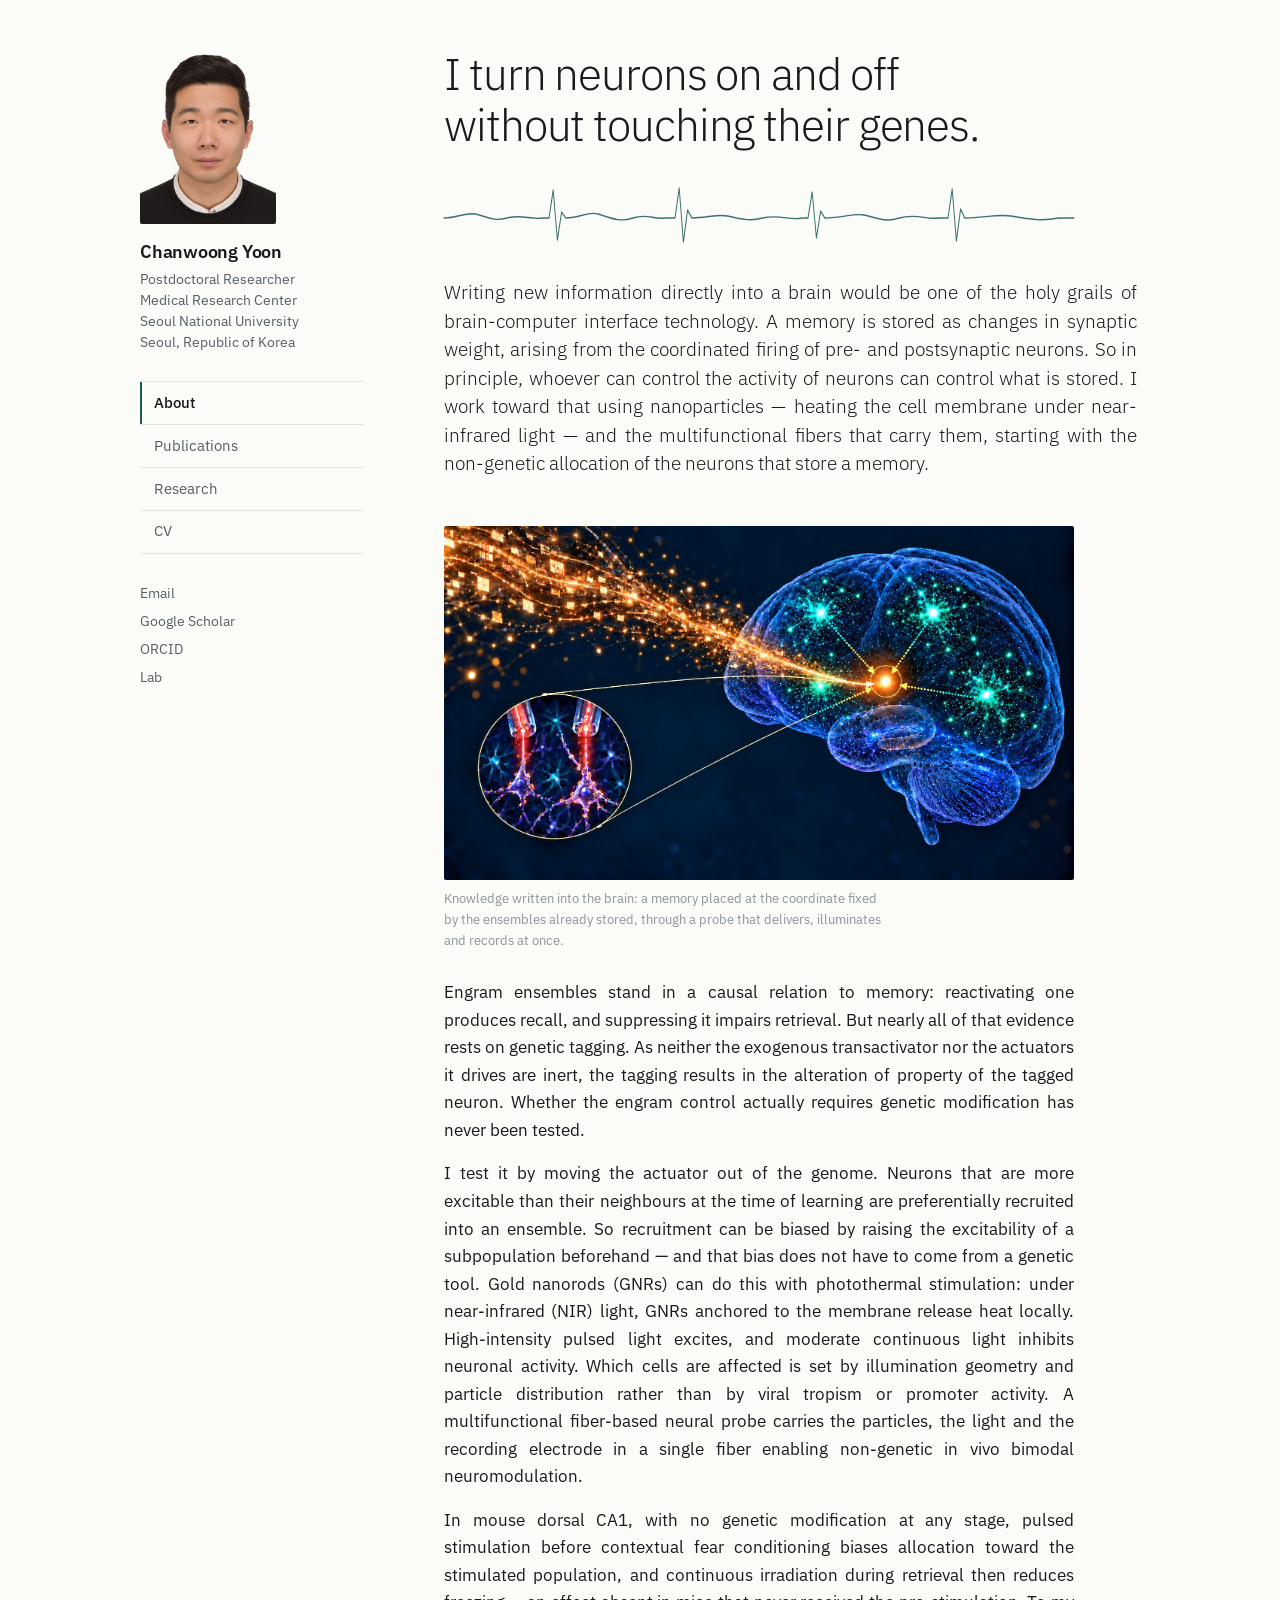
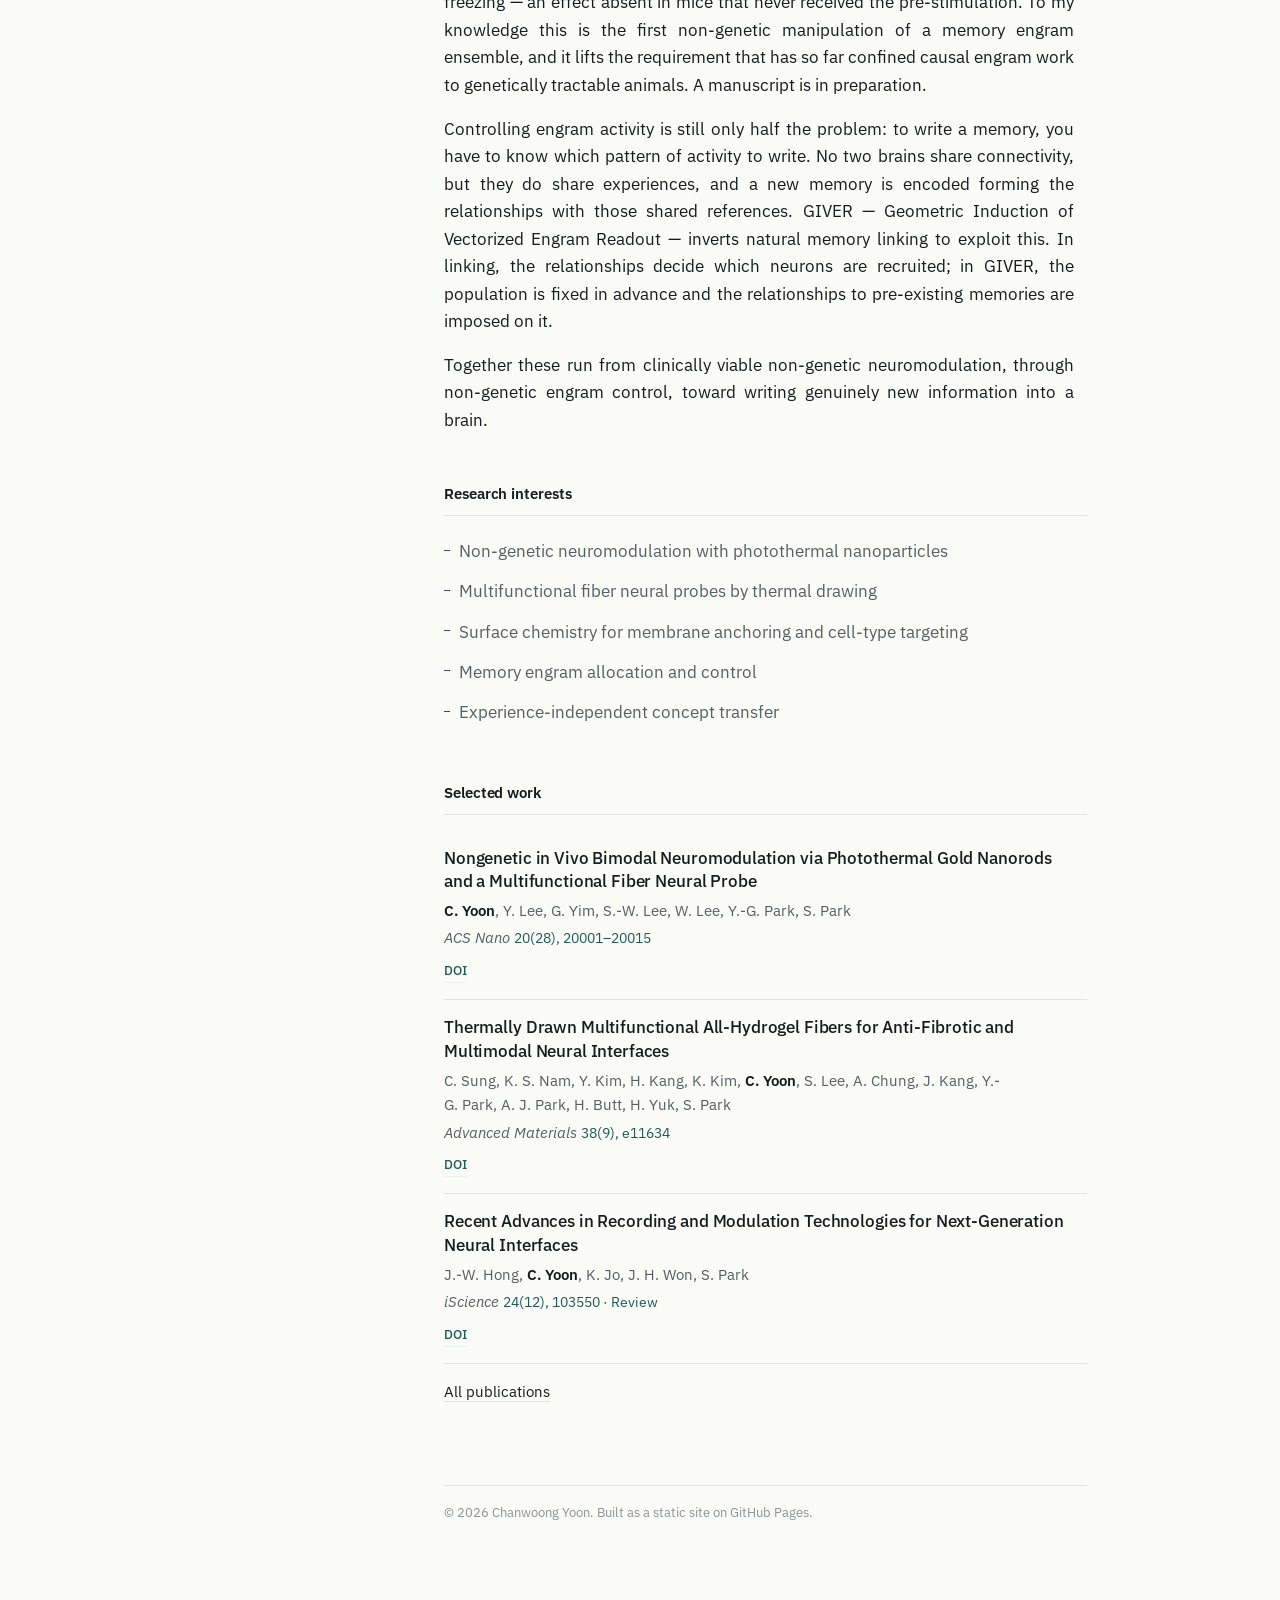
<file: index.html>
<!DOCTYPE html>
<html lang="en">
<head>
<meta charset="utf-8">
<meta name="viewport" content="width=device-width, initial-scale=1">
<title>Chanwoong Yoon</title>
<meta name="description" content="Chanwoong Yoon — postdoctoral researcher at Seoul National University working on non-genetic neuromodulation with photothermal gold nanorods and multifunctional fiber neural probes.">
<link rel="preconnect" href="https://fonts.googleapis.com">
<link rel="preconnect" href="https://fonts.gstatic.com" crossorigin>
<link href="https://fonts.googleapis.com/css2?family=IBM+Plex+Sans:ital,wght@0,300;0,400;0,500;0,600;1,400&display=swap" rel="stylesheet">
<link rel="stylesheet" href="assets/css/style.css">
</head>
<body data-page="index.html">

<a class="skip" href="#main">Skip to content</a>

<div class="shell">
  <aside class="rail" id="rail"></aside>

  <main class="main" id="main">

    <div class="hero">
      <h1 id="statement"></h1>
      <svg class="trace" viewBox="0 0 900 72" preserveAspectRatio="none" aria-hidden="true" focusable="false">
        <path d="M0,40 C20,40 30,34 45,36 S70,44 90,40 C110,36 125,42 140,40 L150,40 L156,12 L162,62 L168,34 L174,40 C195,40 205,33 220,36 S250,45 270,40 C290,35 300,42 315,40 L330,40 L336,10 L342,64 L348,32 L354,40 C375,40 390,36 405,38 S435,44 455,40 C480,36 495,43 512,40 L520,40 L526,14 L532,60 L538,33 L544,40 C570,40 585,35 600,37 S630,45 650,40 C675,35 690,42 706,40 L720,40 L726,11 L732,63 L738,31 L744,40 C770,40 790,36 810,38 S850,44 878,40 L900,40"/>
      </svg>
      <p class="intro-lead" id="intro-lead"></p>
    </div>

    <section class="section">
      <figure class="figure">
        <img src="assets/img/introduction.jpg" width="1672" height="941"
             alt="Knowledge streaming into a brain, converging on one engram ensemble whose position is fixed by the ensembles around it; an inset shows a fiber probe among neurons.">
        <figcaption>Knowledge written into the brain: a memory placed at the coordinate fixed by the ensembles already stored, through a probe that delivers, illuminates and records at once.</figcaption>
      </figure>

      <div id="intro"></div>

    </section>

    <section class="section">
      <h2>Research interests</h2>
      <ul class="plain-list" id="interests"></ul>
    </section>

    <section class="section">
      <h2>Selected work</h2>
      <div id="selected"></div>
      <p class="selected-note"><a href="publications.html">All publications</a></p>
    </section>

    <footer class="foot" id="foot"></footer>
  </main>
</div>

<script src="data/profile.js"></script>
<script src="data/publications.js"></script>
<script src="assets/js/site.js"></script>
</body>
</html>
</file>
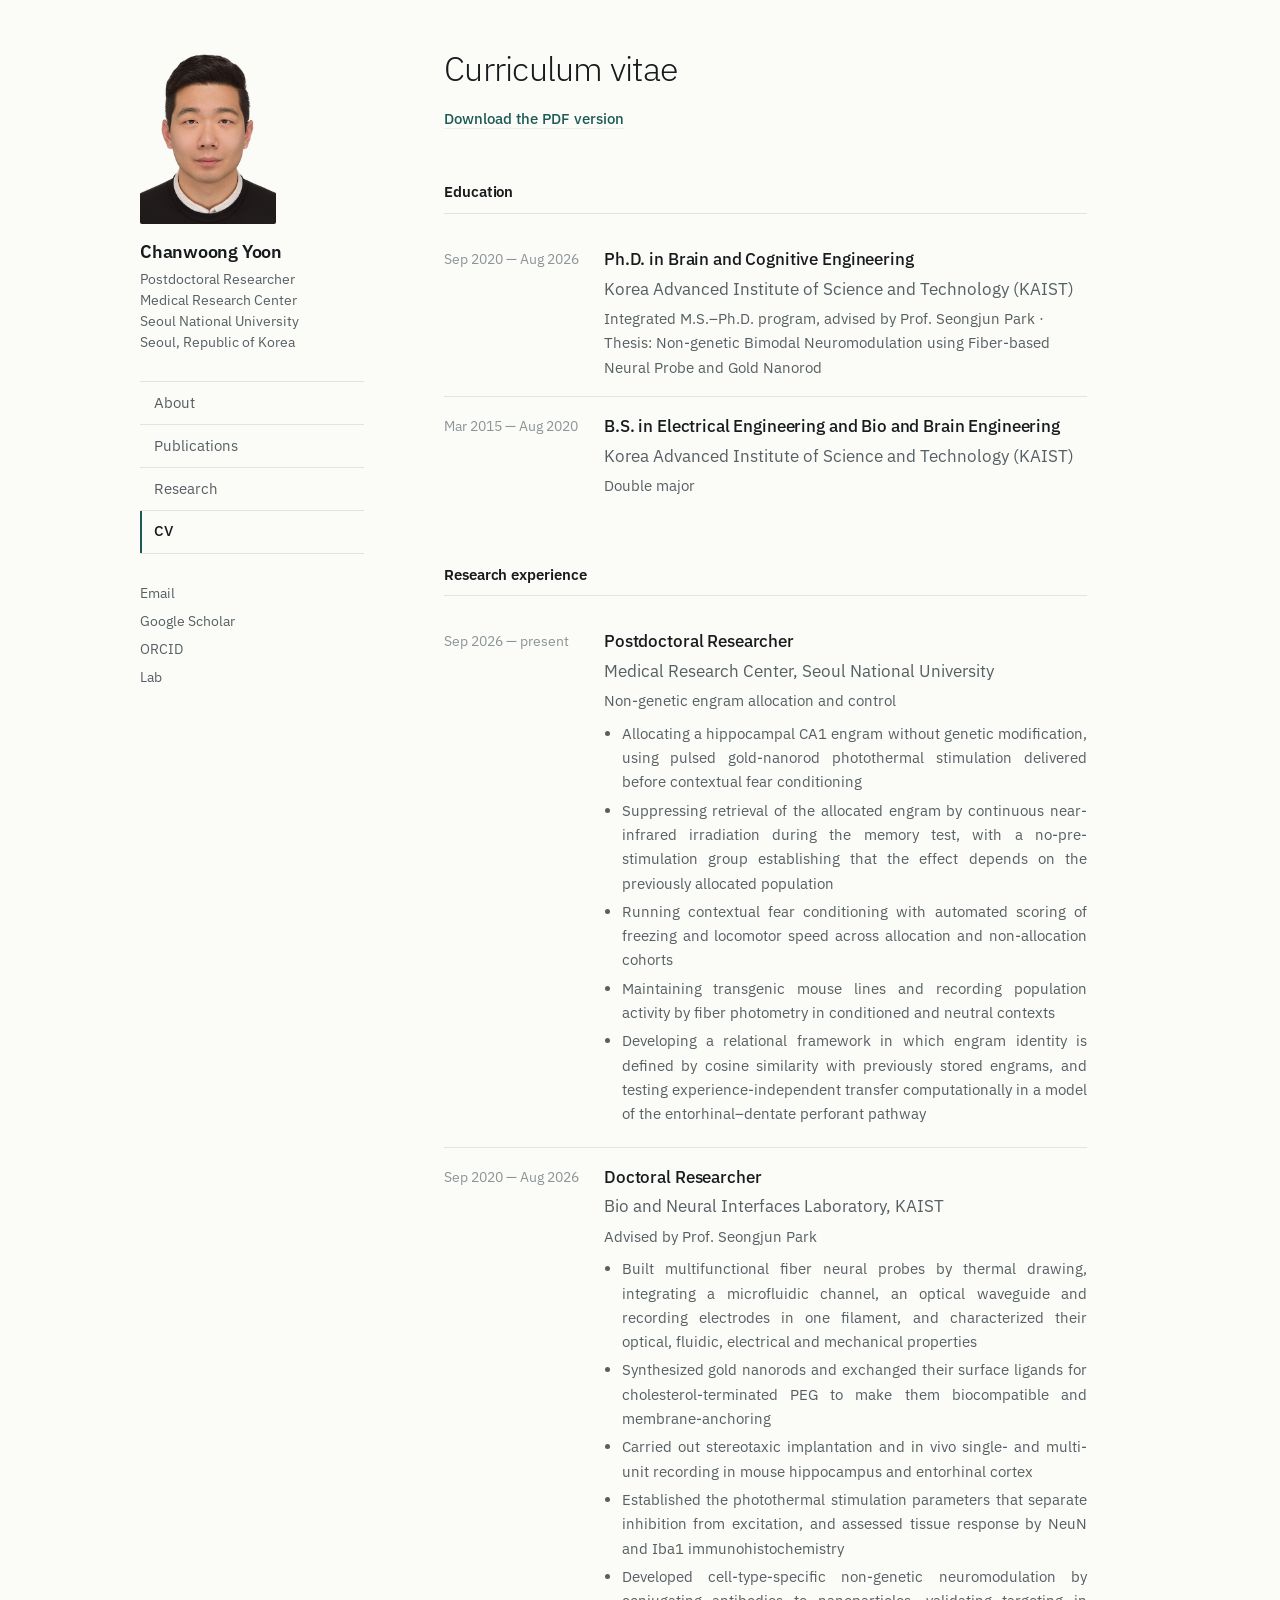
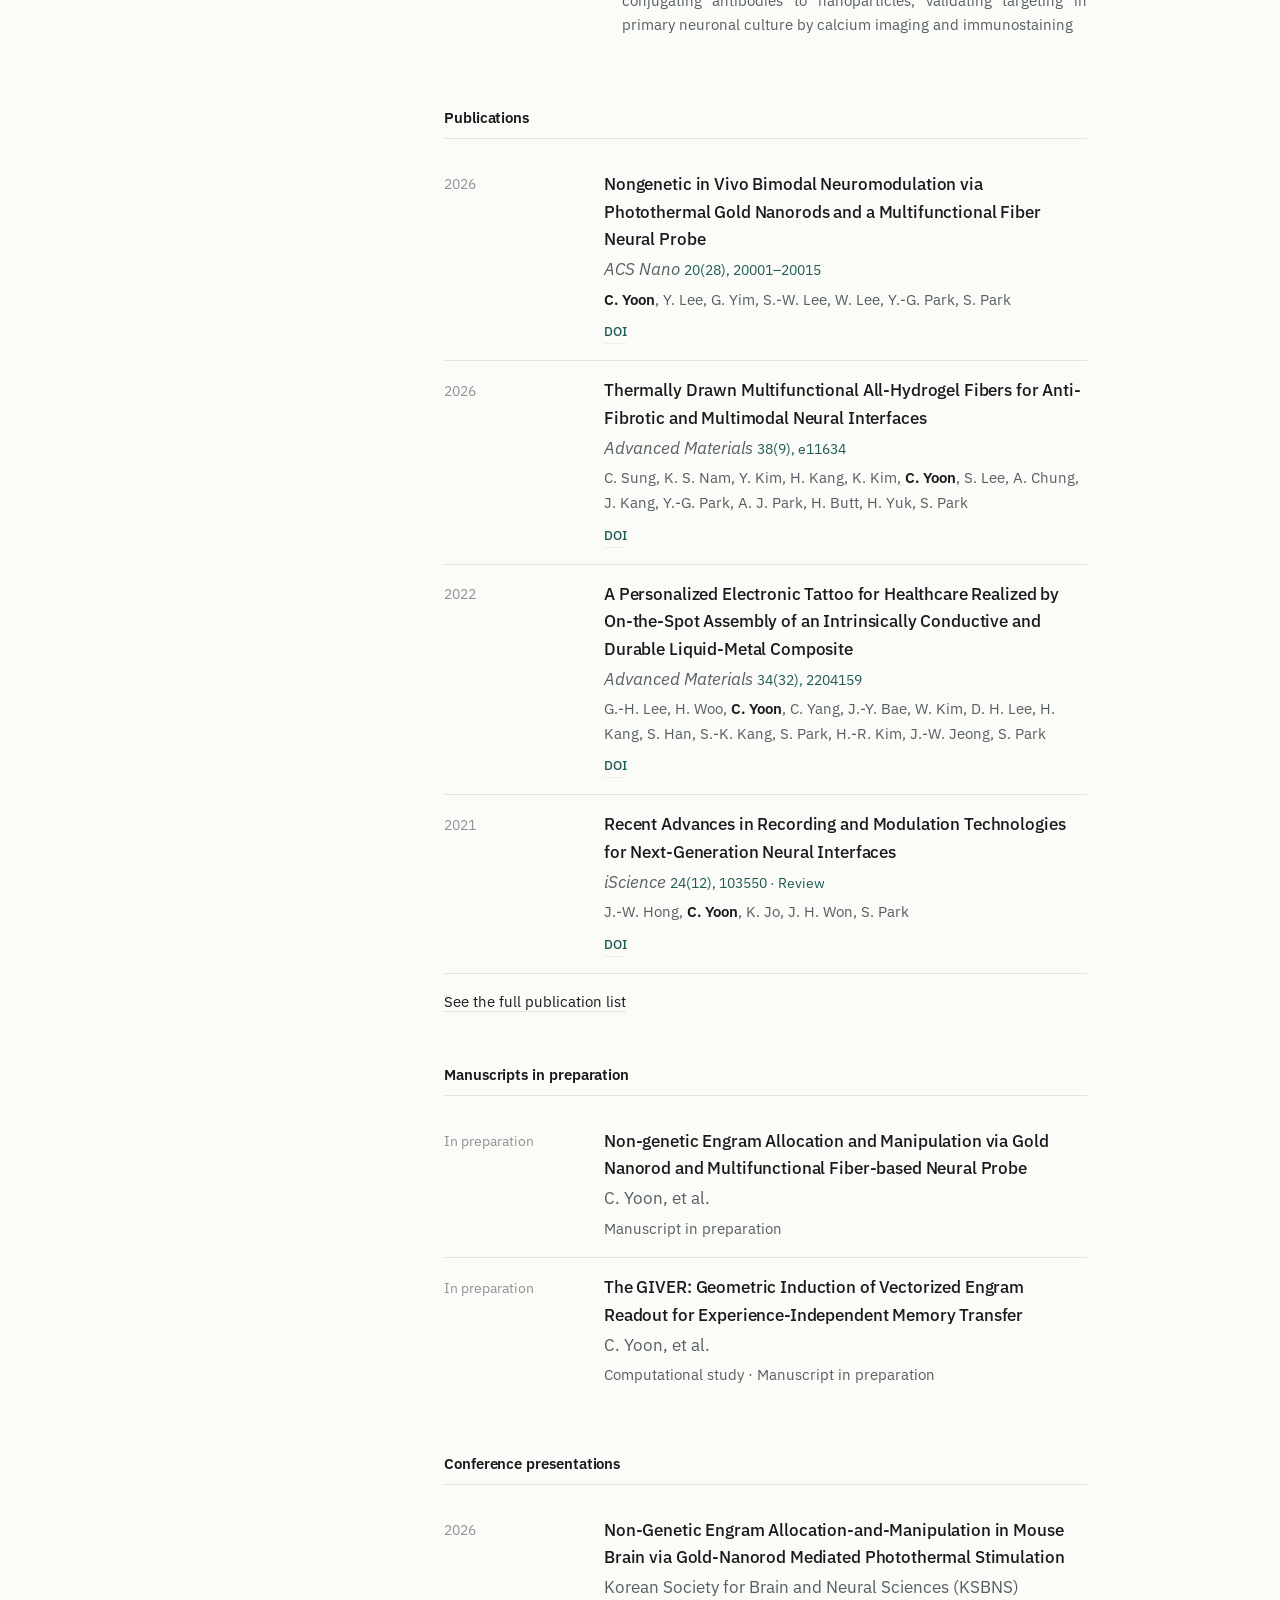
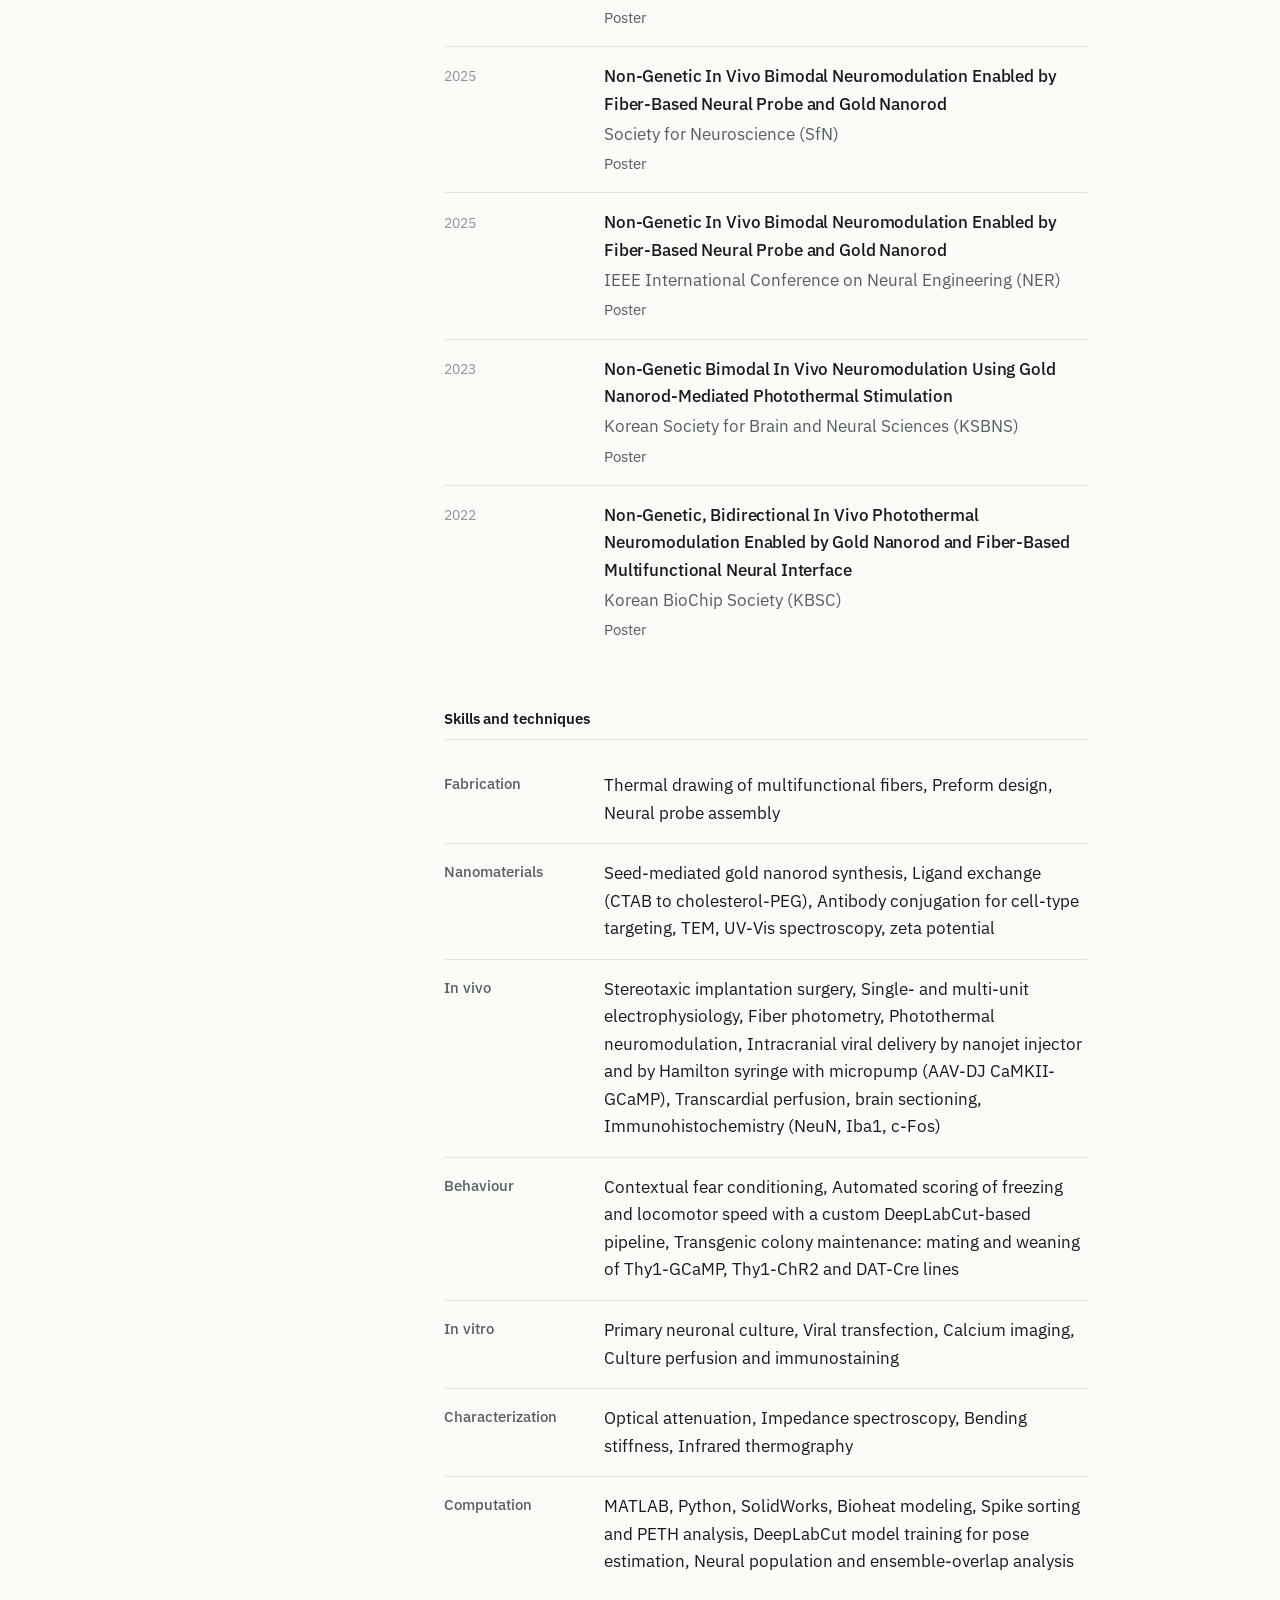
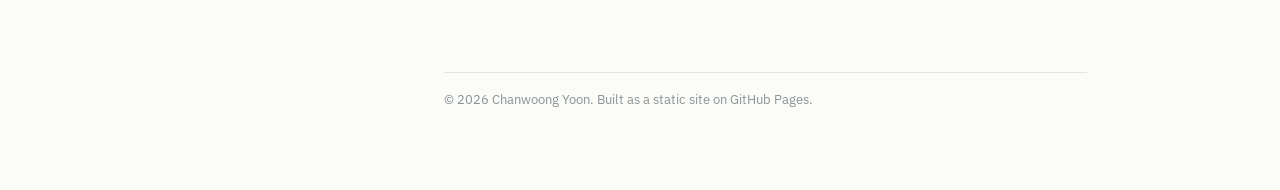
<file: cv.html>
<!DOCTYPE html>
<html lang="en">
<head>
<meta charset="utf-8">
<meta name="viewport" content="width=device-width, initial-scale=1">
<title>CV — Chanwoong Yoon</title>
<meta name="description" content="Curriculum vitae of Chanwoong Yoon: education, research experience, publications, and technical skills.">
<link rel="preconnect" href="https://fonts.googleapis.com">
<link rel="preconnect" href="https://fonts.gstatic.com" crossorigin>
<link href="https://fonts.googleapis.com/css2?family=IBM+Plex+Sans:ital,wght@0,300;0,400;0,500;0,600;1,400&display=swap" rel="stylesheet">
<link rel="stylesheet" href="assets/css/style.css">
</head>
<body data-page="cv.html">

<a class="skip" href="#main">Skip to content</a>

<div class="shell">
  <aside class="rail" id="rail"></aside>

  <main class="main" id="main">
    <h1 class="page-title">Curriculum vitae</h1>
    <p class="cv-actions" id="cv-actions"></p>

    <section class="section">
      <h2>Education</h2>
      <div id="cv-education"></div>
    </section>

    <section class="section">
      <h2>Research experience</h2>
      <div id="cv-experience"></div>
    </section>

    <section class="section">
      <h2>Publications</h2>
      <div id="cv-publications"></div>
    </section>

    <section class="section">
      <h2>Manuscripts in preparation</h2>
      <div id="cv-inprep"></div>
    </section>

    <section class="section">
      <h2>Conference presentations</h2>
      <div id="cv-presentations"></div>
    </section>

    <section class="section">
      <h2>Skills and techniques</h2>
      <div id="cv-skills"></div>
    </section>

    <footer class="foot" id="foot"></footer>
  </main>
</div>

<script src="data/profile.js"></script>
<script src="data/publications.js"></script>
<script src="data/cv.js"></script>
<script src="assets/js/site.js"></script>
</body>
</html>
</file>
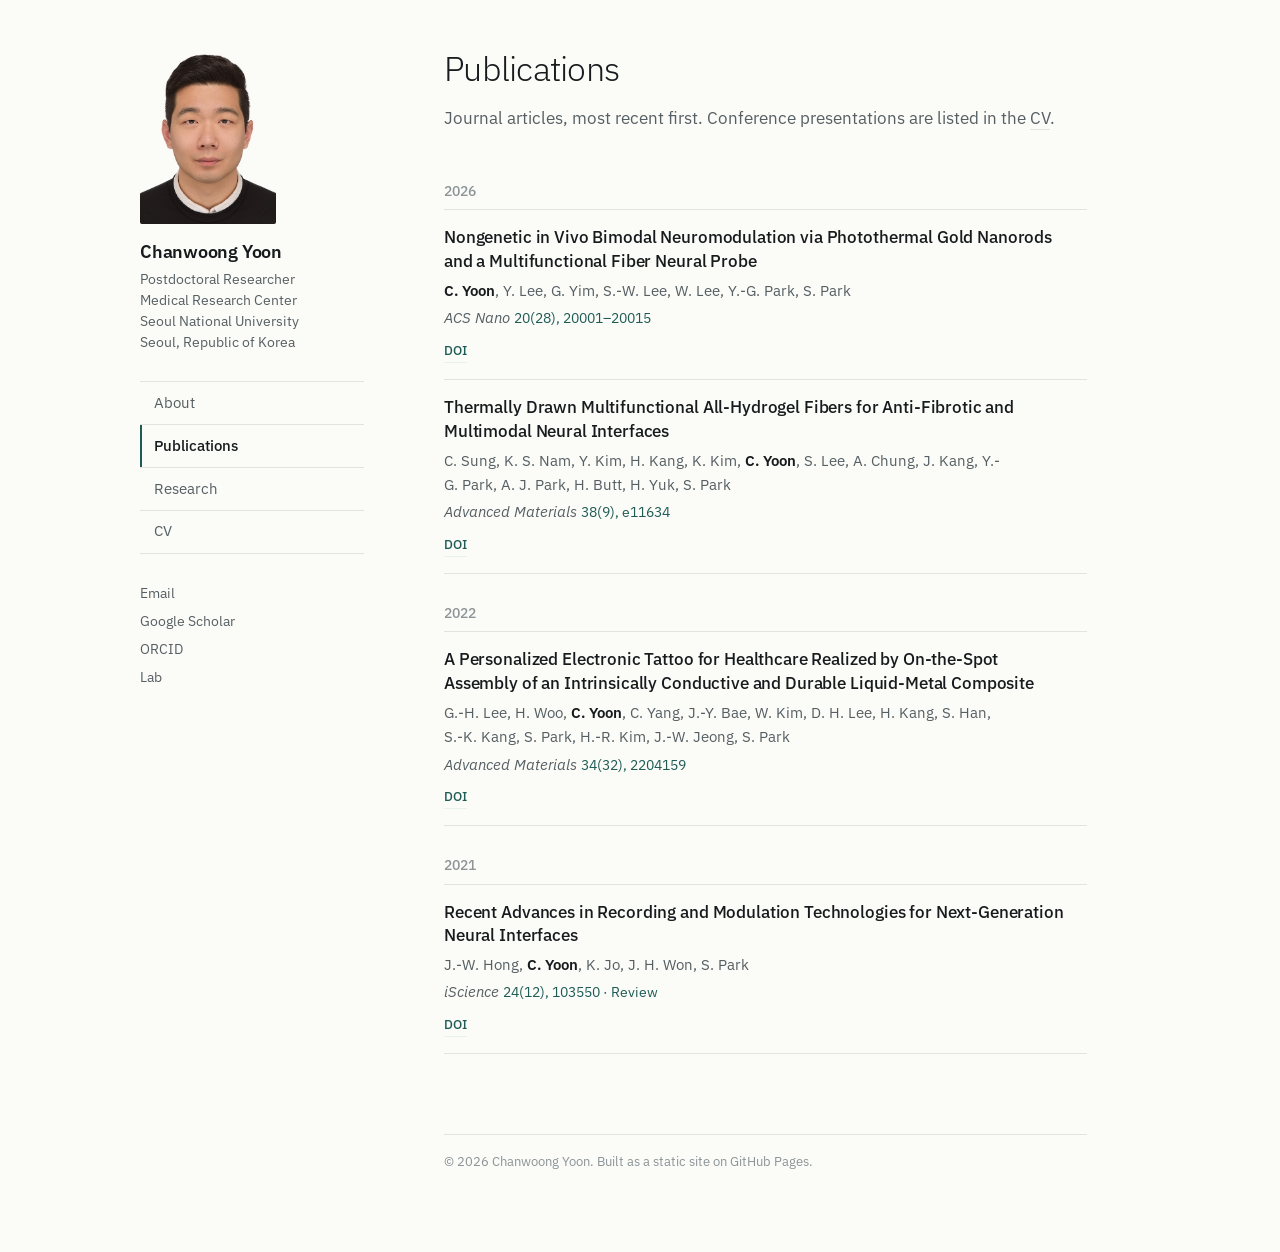
<file: publications.html>
<!DOCTYPE html>
<html lang="en">
<head>
<meta charset="utf-8">
<meta name="viewport" content="width=device-width, initial-scale=1">
<title>Publications — Chanwoong Yoon</title>
<meta name="description" content="Peer-reviewed journal articles by Chanwoong Yoon on non-genetic neuromodulation, photothermal gold nanorods, and multifunctional fiber neural interfaces.">
<link rel="preconnect" href="https://fonts.googleapis.com">
<link rel="preconnect" href="https://fonts.gstatic.com" crossorigin>
<link href="https://fonts.googleapis.com/css2?family=IBM+Plex+Sans:ital,wght@0,300;0,400;0,500;0,600;1,400&display=swap" rel="stylesheet">
<link rel="stylesheet" href="assets/css/style.css">
</head>
<body data-page="publications.html">

<a class="skip" href="#main">Skip to content</a>

<div class="shell">
  <aside class="rail" id="rail"></aside>

  <main class="main" id="main">
    <h1 class="page-title">Publications</h1>
    <p class="page-lede">Journal articles, most recent first. Conference presentations are listed in the <a href="cv.html">CV</a>.</p>

    <div id="publications"></div>

    <footer class="foot" id="foot"></footer>
  </main>
</div>

<script src="data/profile.js"></script>
<script src="data/publications.js"></script>
<script src="assets/js/site.js"></script>
</body>
</html>
</file>
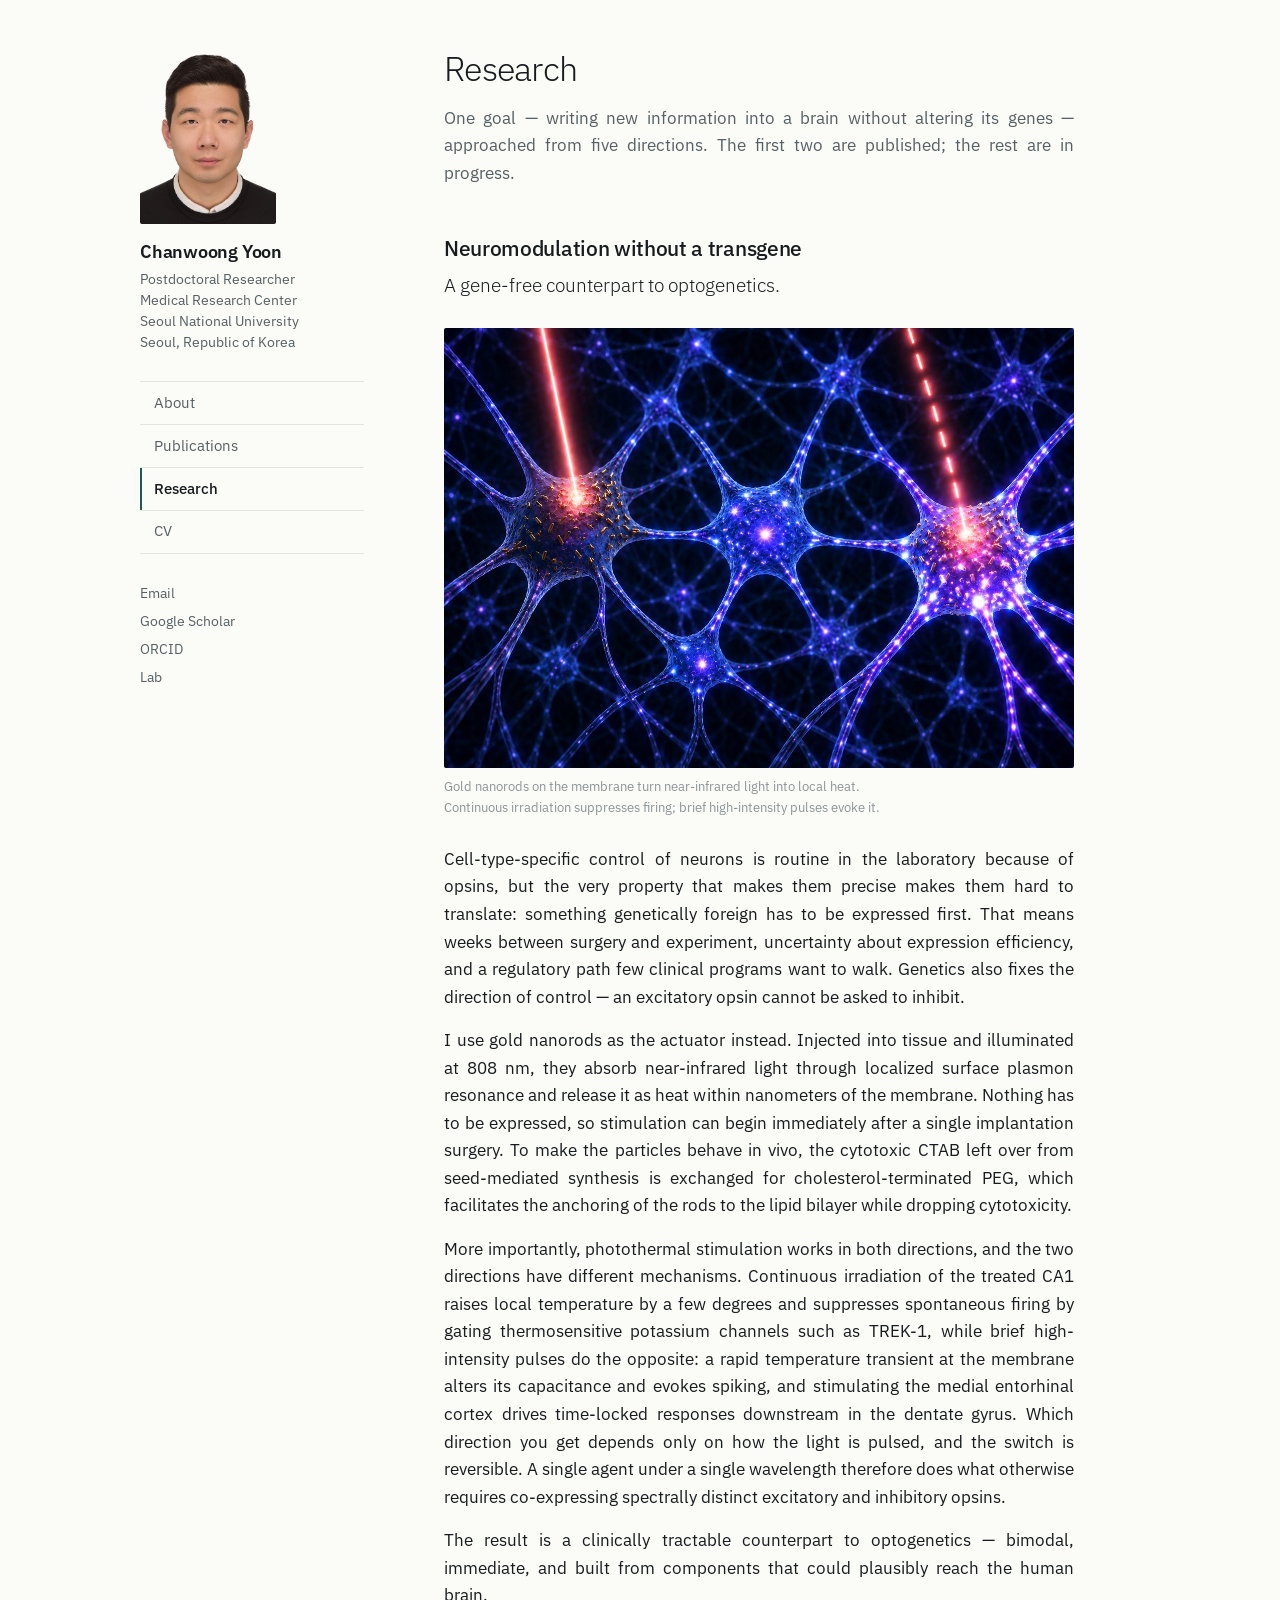
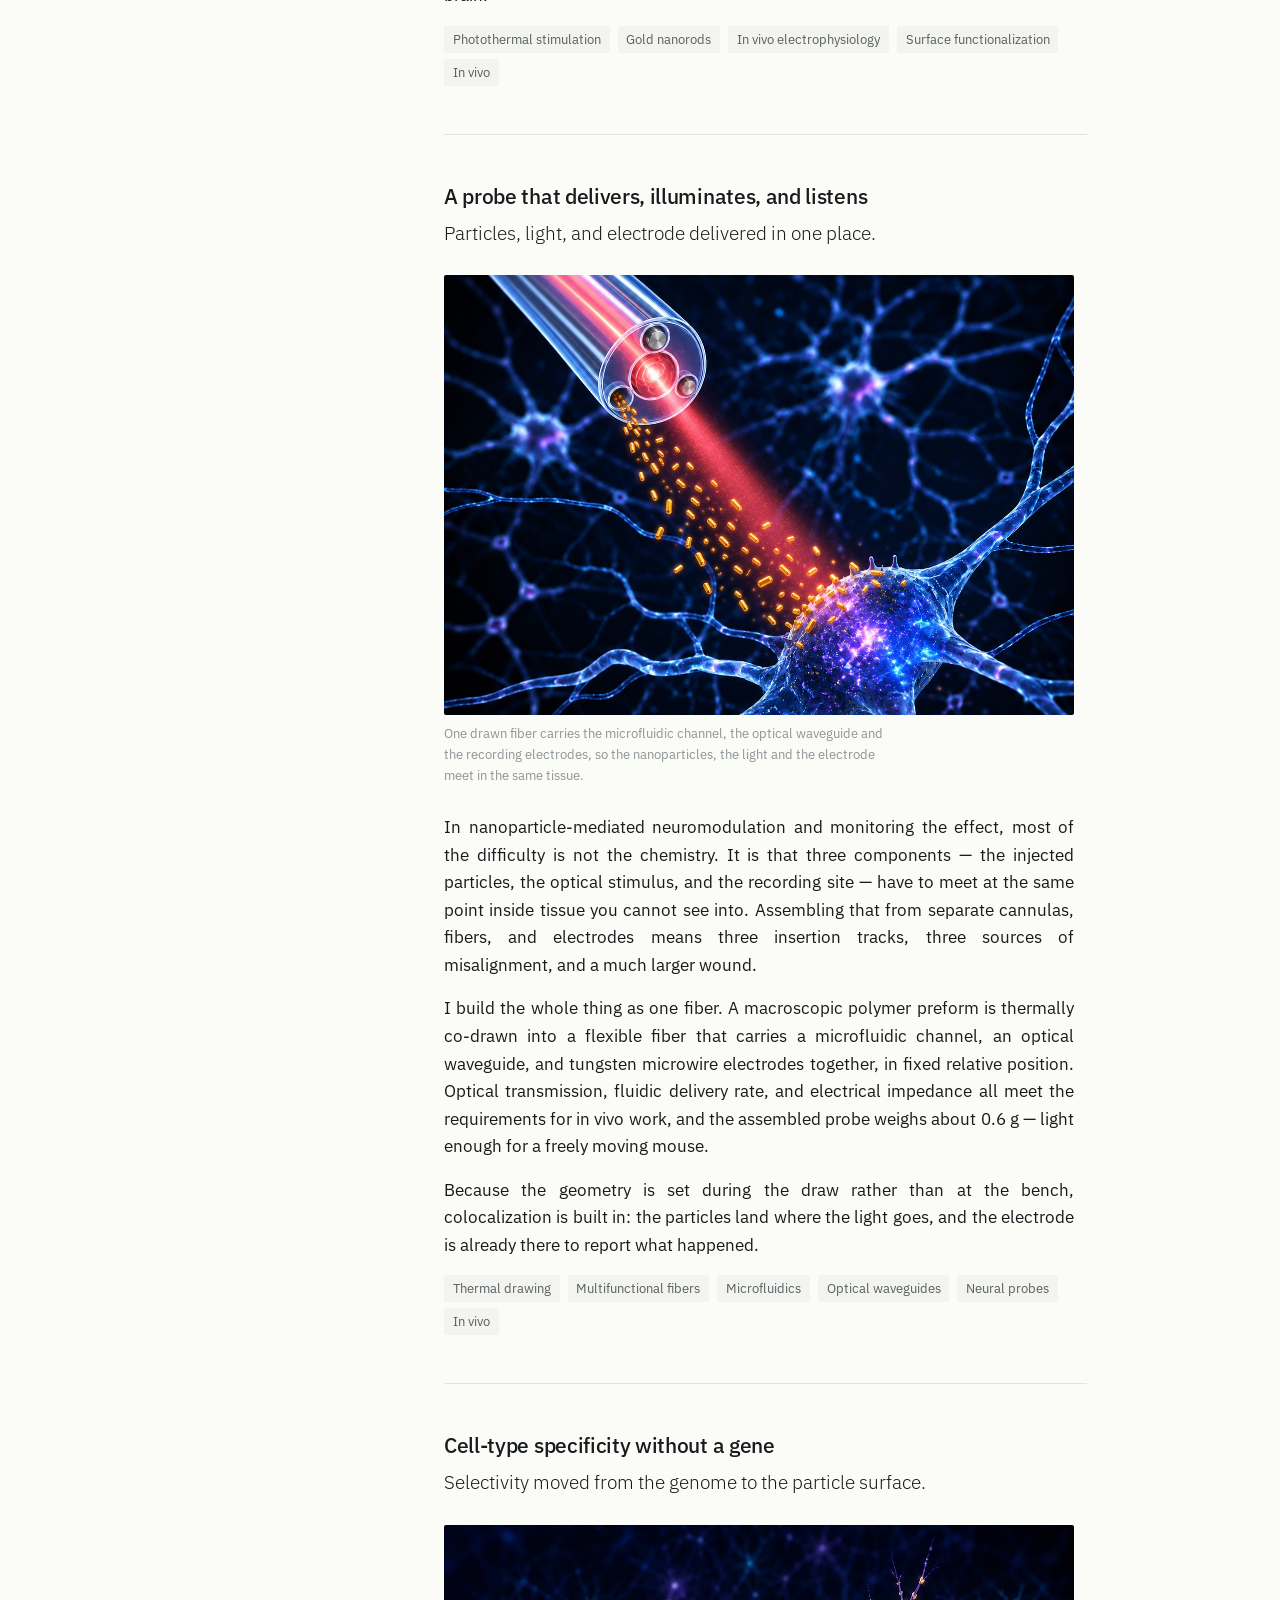
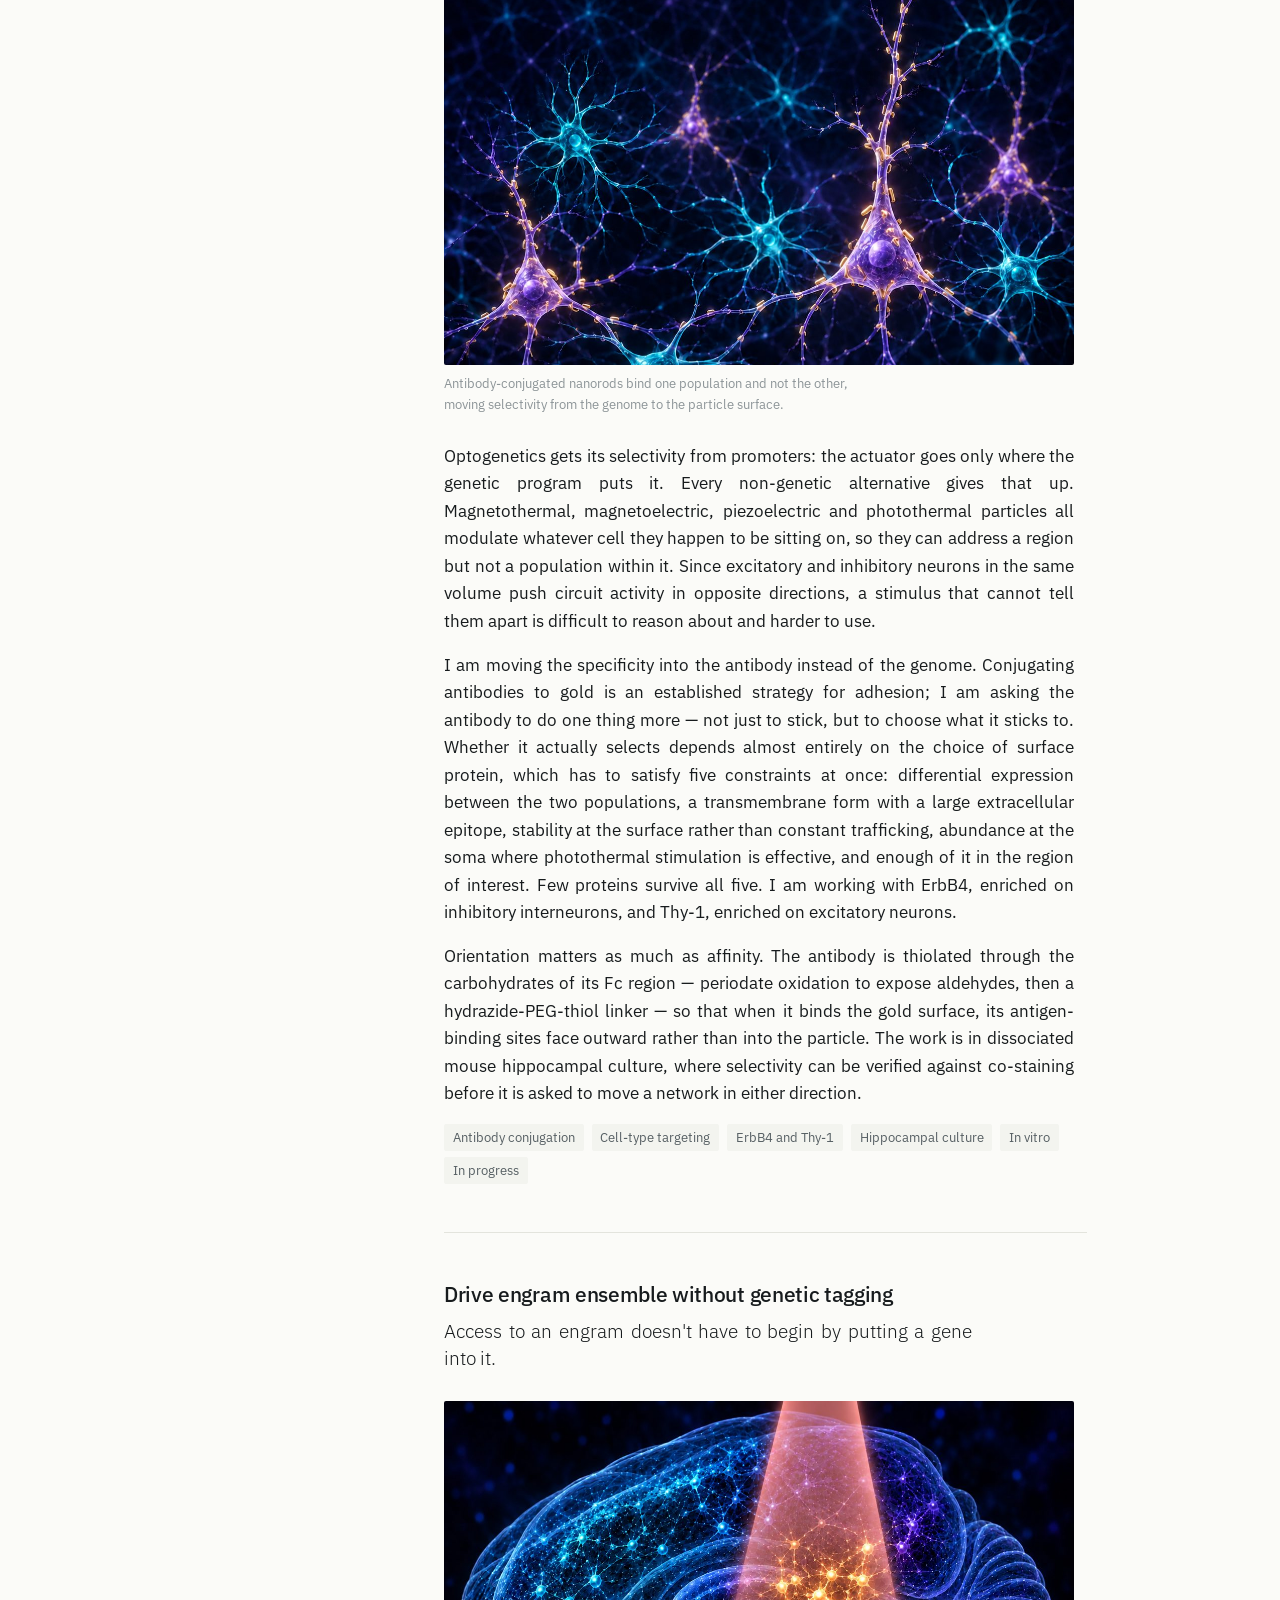
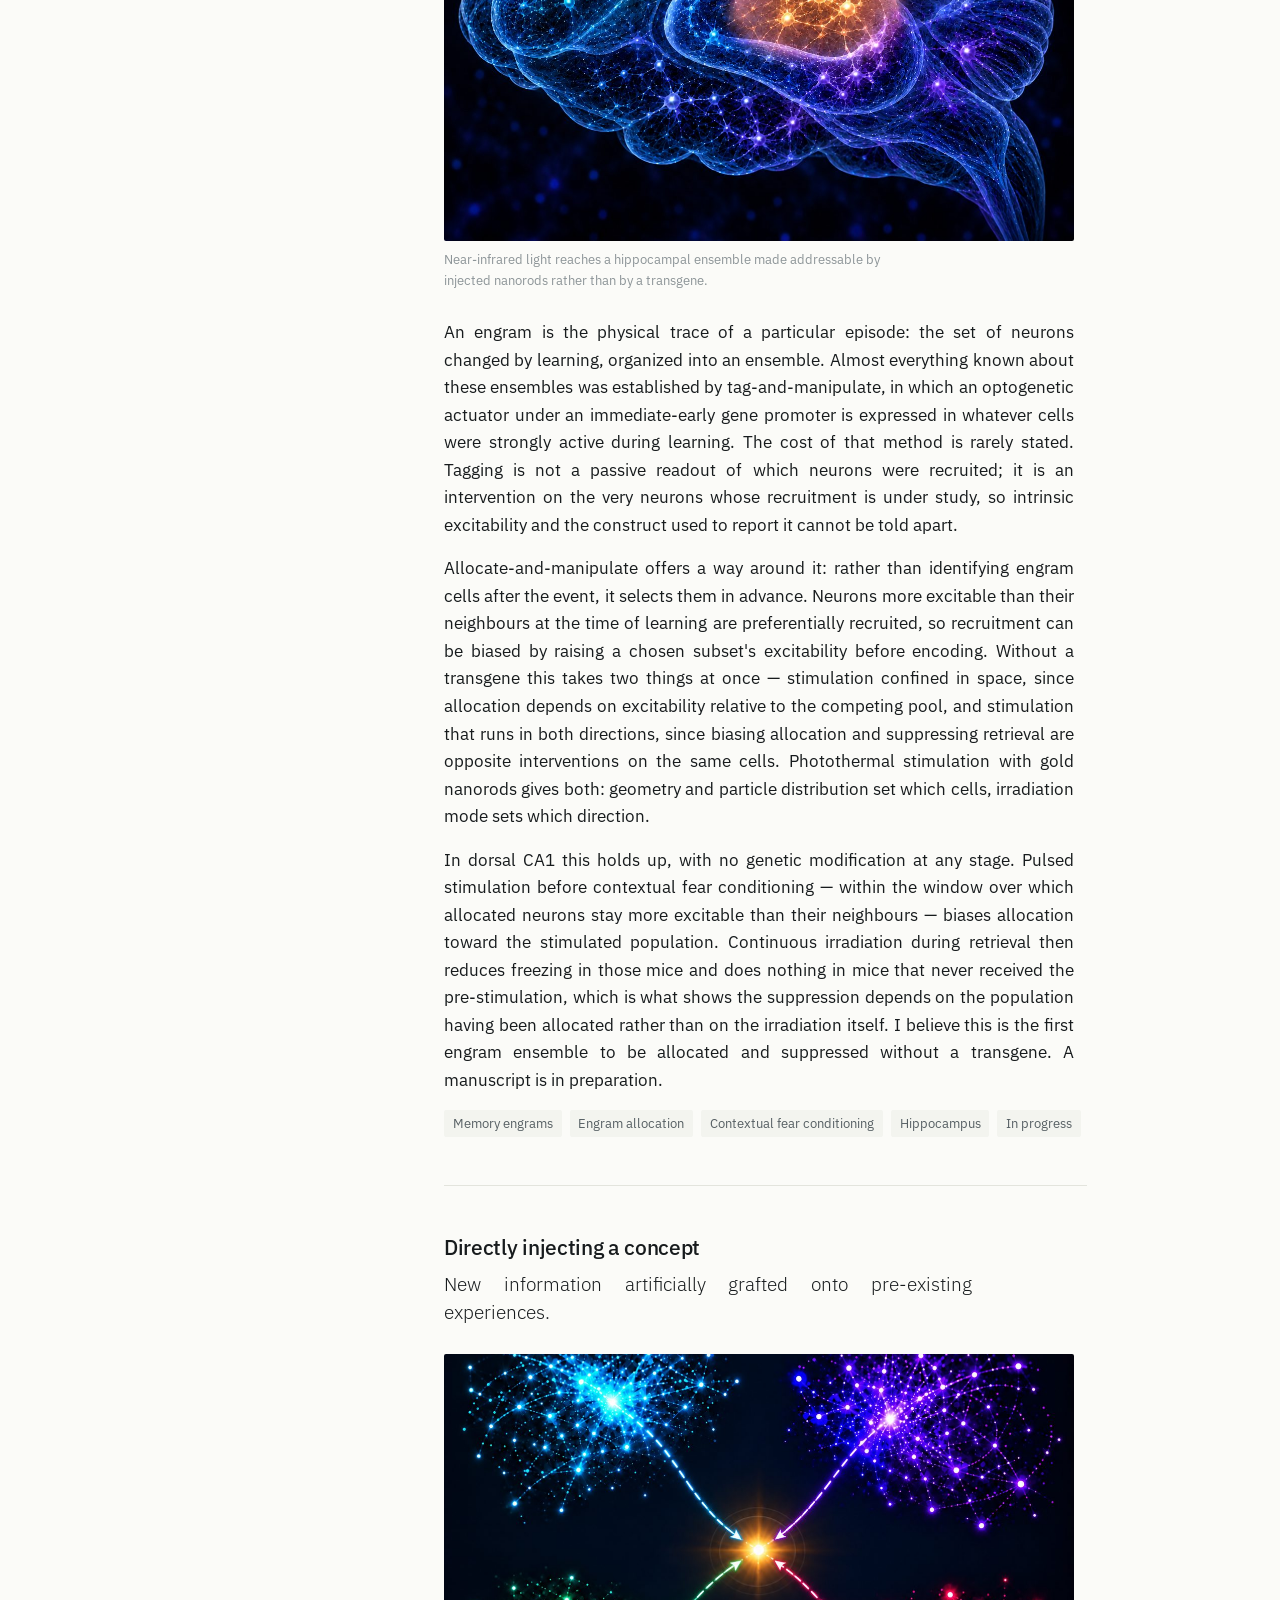
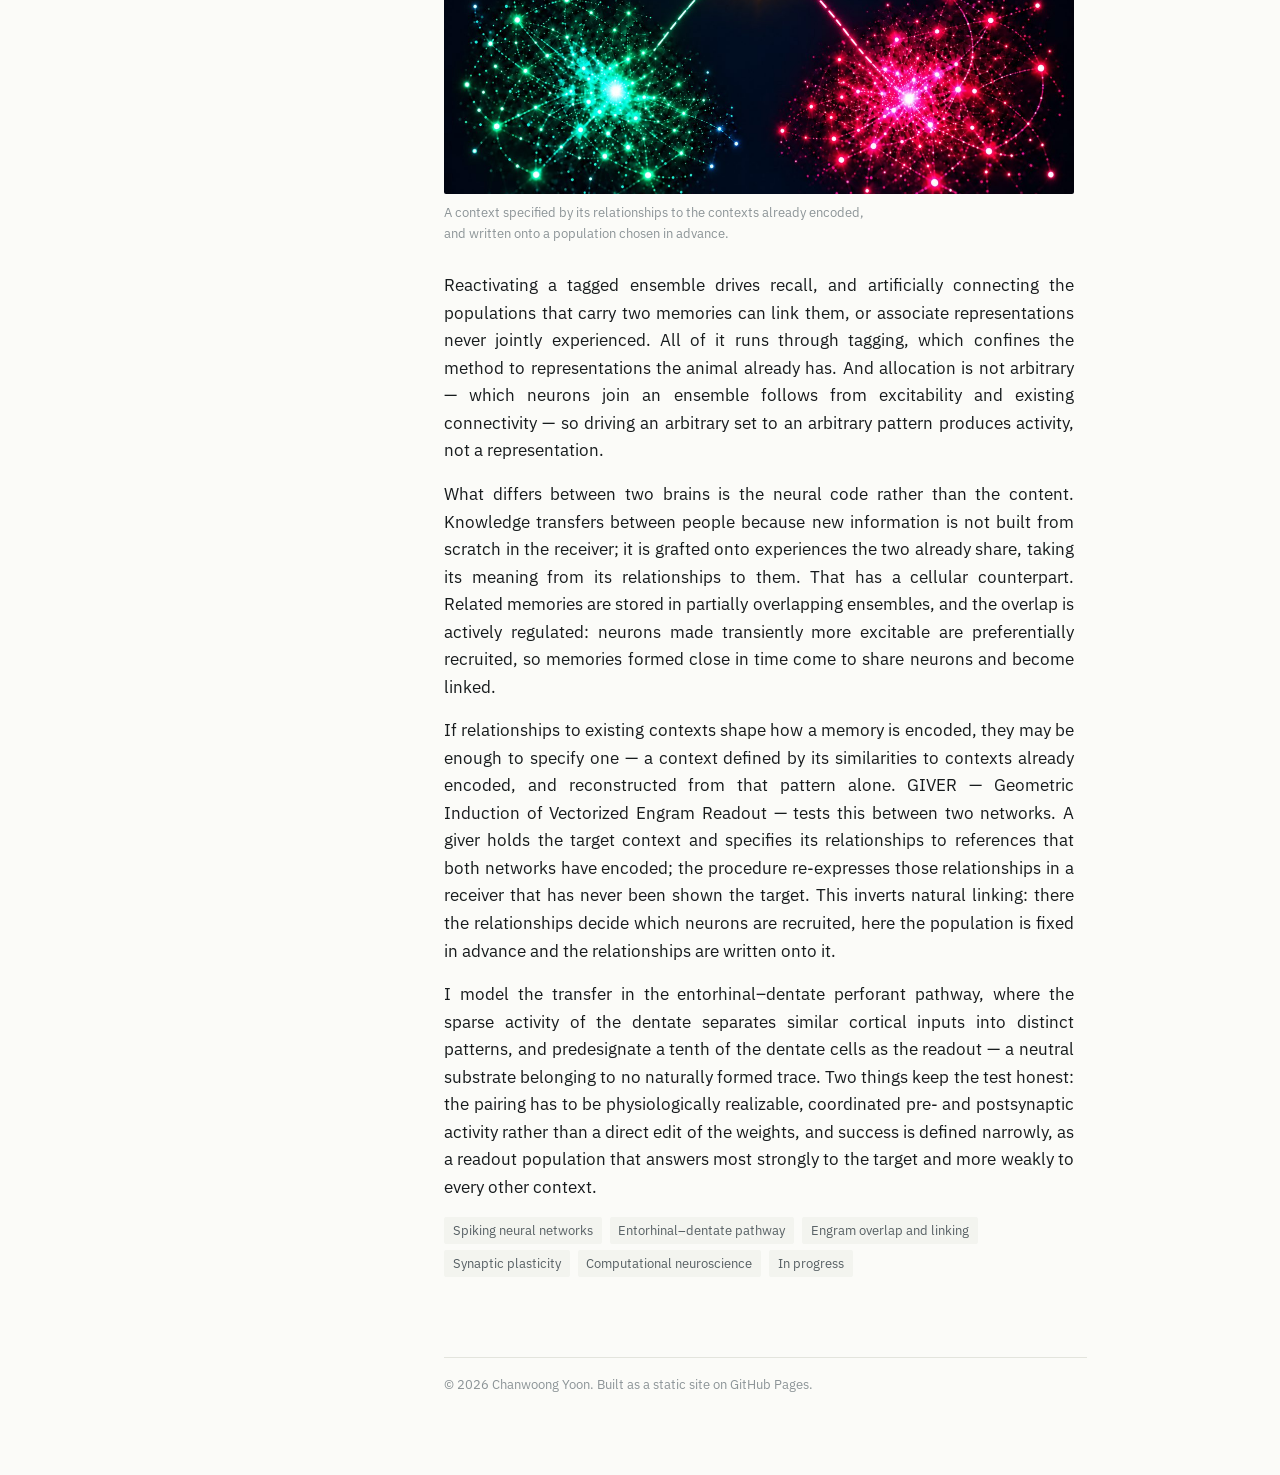
<file: research.html>
<!DOCTYPE html>
<html lang="en">
<head>
<meta charset="utf-8">
<meta name="viewport" content="width=device-width, initial-scale=1">
<title>Research — Chanwoong Yoon</title>
<meta name="description" content="Five projects toward writing information into a brain without altering its genes: photothermal gold nanorods, multifunctional fiber probes, cell-type targeting, engram control, and concept geometry.">
<link rel="preconnect" href="https://fonts.googleapis.com">
<link rel="preconnect" href="https://fonts.gstatic.com" crossorigin>
<link href="https://fonts.googleapis.com/css2?family=IBM+Plex+Sans:ital,wght@0,300;0,400;0,500;0,600;1,400&display=swap" rel="stylesheet">
<link rel="stylesheet" href="assets/css/style.css">
</head>
<body data-page="research.html">

<a class="skip" href="#main">Skip to content</a>

<div class="shell">
  <aside class="rail" id="rail"></aside>

  <main class="main" id="main">
    <h1 class="page-title">Research</h1>
    <p class="page-lede">One goal — writing new information into a brain without altering its genes — approached from five directions. The first two are published; the rest are in progress.</p>

    <div id="research"></div>

    <footer class="foot" id="foot"></footer>
  </main>
</div>

<script src="data/profile.js"></script>
<script src="data/research.js"></script>
<script src="assets/js/site.js"></script>
</body>
</html>
</file>
<file: assets/css/style.css>
/* ==================================================================
   Chanwoong Yoon — personal site
   Single typeface (IBM Plex Sans), off-white paper, one deep teal
   accent. Left rail for identity and navigation; narrow measure for
   reading. All spacing derives from the --step scale below.
   ================================================================== */

:root {
  --paper:        #FBFBF8;
  --paper-sunk:   #F3F4EF;
  --ink:          #171B1D;
  --ink-soft:     #565F63;
  --ink-faint:    #8C9497;
  --rule:         #E3E4DD;
  --signal:       #1D5B54;
  --signal-tint:  #E9F1EF;

  --measure: 63ch;
  /* 본문 문단(--measure, 17px 기준)이 실제로 차지하는 폭. ch 는 요소마다
     글꼴 크기가 달라 값이 흔들리므로, 가로 구분선은 이 고정값에 맞춘다. */
  --column: 40.1875rem;

  --step-1: 0.5rem;
  --step-2: 1rem;
  --step-3: 1.75rem;
  --step-4: 3rem;
  --step-5: 5rem;

  --sans: "IBM Plex Sans", ui-sans-serif, system-ui, -apple-system,
          "Segoe UI", "Apple SD Gothic Neo", "Noto Sans KR", sans-serif;
}

*, *::before, *::after { box-sizing: border-box; }

html { -webkit-text-size-adjust: 100%; }

body {
  margin: 0;
  background: var(--paper);
  color: var(--ink);
  font-family: var(--sans);
  font-size: 1.0625rem;
  line-height: 1.62;
  font-weight: 400;
  -webkit-font-smoothing: antialiased;
  font-feature-settings: "kern" 1;
}

p { margin: 0 0 var(--step-2); max-width: var(--measure); }
p:last-child { margin-bottom: 0; }

a {
  color: inherit;
  text-decoration: none;
  border-bottom: 1px solid var(--rule);
  transition: border-color .15s ease, color .15s ease;
}
a:hover { color: var(--signal); border-bottom-color: var(--signal); }
a:focus-visible {
  outline: 2px solid var(--signal);
  outline-offset: 3px;
  border-radius: 2px;
}

img { max-width: 100%; height: auto; display: block; }

/* ---------- skip link ---------------------------------------- */

.skip {
  position: absolute;
  left: -9999px;
  top: var(--step-2);
  background: var(--ink);
  color: var(--paper);
  padding: .5rem .9rem;
  border: 0;
  border-radius: 3px;
  z-index: 10;
}
.skip:focus { left: var(--step-2); }

/* ---------- shell -------------------------------------------- */

.shell {
  display: grid;
  grid-template-columns: 14rem minmax(0, 1fr);
  gap: var(--step-5);
  max-width: 66rem;
  margin: 0 auto;
  padding: var(--step-4) var(--step-3) var(--step-5);
}

.rail {
  position: sticky;
  top: var(--step-4);
  align-self: start;
}

.main { min-width: 0; }

/* ---------- identity ----------------------------------------- */

/* Portrait aspect (roughly 3:4) so the photo shows head and shoulders
   rather than a square crop that stops at the neck. */
.portrait-frame {
  position: relative;
  width: 8.5rem;
  height: 11rem;
  margin-bottom: var(--step-2);
  background: var(--signal-tint);
  border-radius: 2px;
  overflow: hidden;
  display: grid;
  place-items: center;
}
.portrait-frame span {
  font-size: 1.75rem;
  font-weight: 300;
  letter-spacing: .06em;
  color: var(--signal);
}
.portrait-frame img {
  position: absolute;
  inset: 0;
  width: 100%;
  height: 100%;
  object-fit: cover;
}

.rail-name {
  font-size: 1.125rem;
  font-weight: 600;
  letter-spacing: -0.012em;
  line-height: 1.3;
  margin: 0 0 .35rem;
}

.rail-meta {
  font-size: .875rem;
  line-height: 1.5;
  color: var(--ink-soft);
  margin: 0;
}
.rail-meta span { display: block; }

/* ---------- navigation --------------------------------------- */

.nav {
  margin: var(--step-3) 0 var(--step-3);
  border-top: 1px solid var(--rule);
}
.nav ul { list-style: none; margin: 0; padding: 0; }
.nav li { border-bottom: 1px solid var(--rule); }
.nav a {
  display: block;
  padding: .55rem 0 .55rem .75rem;
  border: 0;
  border-left: 2px solid transparent;
  font-size: .9375rem;
  color: var(--ink-soft);
}
.nav a:hover { color: var(--signal); }
.nav a[aria-current="page"] {
  color: var(--ink);
  font-weight: 500;
  border-left-color: var(--signal);
}

.rail-links {
  list-style: none;
  margin: 0;
  padding: 0;
  font-size: .875rem;
}
.rail-links li { margin-bottom: .35rem; }
.rail-links a { border-bottom-color: transparent; color: var(--ink-soft); }
.rail-links a:hover { border-bottom-color: var(--signal); }

/* ---------- hero --------------------------------------------- */

.hero { margin-bottom: var(--step-4); }

.hero h1 {
  font-size: clamp(1.85rem, 4vw, 2.75rem);
  font-weight: 300;
  line-height: 1.16;
  letter-spacing: -0.025em;
  margin: 0;
  max-width: 22ch;
}

.trace {
  width: 100%;
  max-width: var(--measure);
  height: 72px;
  margin: var(--step-3) 0 0;
  display: block;
  overflow: visible;
}
.trace path {
  fill: none;
  stroke: var(--signal);
  stroke-width: 1.4;
  stroke-linecap: round;
  stroke-linejoin: round;
  opacity: .85;
}
@media (prefers-reduced-motion: no-preference) {
  .trace path {
    stroke-dasharray: 2400;
    stroke-dashoffset: 2400;
    animation: trace-in 2.4s cubic-bezier(.22,.61,.36,1) .2s forwards;
  }
}
@keyframes trace-in { to { stroke-dashoffset: 0; } }

/* 본문 산문은 양쪽 정렬.
   전문 용어가 길어 단어 사이가 벌어지기 쉬우므로 자동 하이픈을 함께 켠다.
   (html lang="en" 이 있어야 하이픈이 동작합니다)
   저자명·학술지명·기간 같은 서지 정보는 산문이 아니므로 제외한다. */
#intro p,
.intro-lead,
.page-lede,
.topic p,
.entry li {
  text-align: justify;
  -webkit-hyphens: auto;
  hyphens: auto;
}

/* 첫 문단은 나머지를 읽지 않는 사람을 위한 요약이라, 그림 위 hero 안에 둔다.
   본문과 구별되도록 크기를 올리고 굵기를 낮춘다. */
.intro-lead {
  font-size: 1.1875rem;
  font-weight: 300;
  line-height: 1.5;
  margin: var(--step-3) 0 0;
}
.intro-lead:empty { display: none; }

/* ---------- sections ----------------------------------------- */

.section { margin-top: var(--step-4); }
.section:first-child { margin-top: 0; }

.section > h2 {
  font-size: .9375rem;
  font-weight: 600;
  letter-spacing: -0.005em;
  margin: 0 0 var(--step-2);
  padding-bottom: .5rem;
  border-bottom: 1px solid var(--rule);
  max-width: var(--column);
}

.page-title {
  font-size: clamp(1.6rem, 3.2vw, 2.125rem);
  font-weight: 300;
  letter-spacing: -0.022em;
  line-height: 1.2;
  margin: 0 0 var(--step-2);
}

.page-lede {
  color: var(--ink-soft);
  max-width: var(--measure);
  margin: 0 0 var(--step-4);
}

/* ---------- plain lists -------------------------------------- */

.plain-list { list-style: none; margin: 0; padding: 0; max-width: var(--measure); }
.plain-list li {
  padding: .4rem 0 .4rem .95rem;
  position: relative;
  color: var(--ink-soft);
}
.plain-list li::before {
  content: "";
  position: absolute;
  left: 0;
  top: 1.05em;
  width: .35rem;
  height: 1px;
  background: var(--signal);
}

/* ---------- publications ------------------------------------- */

.pub-year {
  font-size: .875rem;
  font-weight: 500;
  color: var(--ink-faint);
  font-variant-numeric: tabular-nums;
  margin: var(--step-3) 0 0;
  padding-bottom: .4rem;
  border-bottom: 1px solid var(--rule);
  max-width: var(--column);
}
.pub-year:first-of-type { margin-top: 0; }

.pub {
  padding: var(--step-2) 0;
  border-bottom: 1px solid var(--rule);
  max-width: var(--column);
}
.pub-title {
  font-size: 1.0625rem;
  font-weight: 500;
  line-height: 1.4;
  letter-spacing: -0.008em;
  margin: 0 0 .3rem;
  max-width: var(--measure);
}
.pub-authors {
  font-size: .9375rem;
  color: var(--ink-soft);
  margin: 0 0 .2rem;
  max-width: var(--measure);
}
.pub-authors .me { font-weight: 600; color: var(--ink); }
.pub-venue {
  font-size: .9375rem;
  color: var(--ink-soft);
  margin: 0;
  max-width: var(--measure);
}
.pub-venue em { font-style: italic; }
.pub-note {
  color: var(--signal);
  font-size: .875rem;
}
.pub-links {
  display: flex;
  flex-wrap: wrap;
  gap: 1rem;
  margin-top: .6rem;
}
.pub-links a {
  font-size: .8125rem;
  font-weight: 500;
  color: var(--signal);
  border-bottom-color: var(--signal-tint);
  padding-bottom: 1px;
}
.pub-links a:hover { border-bottom-color: var(--signal); }

.selected-note {
  margin-top: var(--step-2);
  font-size: .9375rem;
}

/* ---------- research ----------------------------------------- */

.topic {
  padding-top: var(--step-4);
  margin-top: var(--step-4);
  border-top: 1px solid var(--rule);
  max-width: var(--column);
}
.topic:first-of-type { margin-top: 0; padding-top: 0; border-top: 0; }

.topic h2 {
  font-size: 1.3125rem;
  font-weight: 500;
  letter-spacing: -0.015em;
  line-height: 1.3;
  margin: 0 0 .6rem;
  /* 26ch 는 다섯 제목 중 넷을 두 줄로 접었다. 40ch 면 모두 한 줄에 들어가고,
     가장 긴 제목도 60px 남아 대체 폰트에서 깨지지 않는다. */
  max-width: 40ch;
}
.topic-lede {
  font-size: 1.1875rem;
  font-weight: 300;
  line-height: 1.45;
  color: var(--ink);
  margin-bottom: var(--step-2);
  max-width: 48ch;
}

/* 그림도 본문과 같은 단 폭(63ch)에 맞춘다. 그러지 않으면 섹션 폭을 다 써서
   문단보다 넓어지고 왼쪽 정렬만 같고 오른쪽 끝이 어긋난다. */
.figure { margin: var(--step-3) 0; max-width: var(--measure); }

/* Research 그림은 각 절의 abstract 역할이라, 정사각 원본이 그대로 들어가면
   절 하나가 한 화면을 다 차지한다. 표시 높이만 제한하고 가운데를 보여준다.
   원본 파일은 손대지 않는다. 홈의 16:9 그림은 이미 이보다 낮아 영향 없음. */
.topic .figure img {
  width: 100%;
  max-height: 440px;
  object-fit: cover;
  object-position: center;
}
.figure img { border-radius: 2px; background: var(--paper-sunk); }
.figure figcaption {
  font-size: .8125rem;
  color: var(--ink-faint);
  margin-top: .5rem;
  max-width: 55ch;
}

.tags {
  display: flex;
  flex-wrap: wrap;
  gap: .4rem .5rem;
  list-style: none;
  margin: var(--step-2) 0 0;
  padding: 0;
}
.tags li {
  font-size: .8125rem;
  color: var(--ink-soft);
  background: var(--paper-sunk);
  padding: .18rem .55rem;
  border-radius: 2px;
}

/* ---------- CV ----------------------------------------------- */

.entry {
  display: grid;
  grid-template-columns: 9rem minmax(0, 1fr);
  gap: var(--step-2);
  padding: var(--step-2) 0;
  border-bottom: 1px solid var(--rule);
  max-width: var(--column);
}
.entry:last-child { border-bottom: 0; }

.entry-period {
  font-size: .875rem;
  color: var(--ink-faint);
  font-variant-numeric: tabular-nums;
  padding-top: .15rem;
}
.entry-title {
  font-size: 1.0625rem;
  font-weight: 500;
  letter-spacing: -0.008em;
  margin: 0 0 .15rem;
}
.entry-org { color: var(--ink-soft); margin: 0; }
.entry-detail {
  color: var(--ink-soft);
  font-size: .9375rem;
  margin: .25rem 0 0;
}
.entry ul {
  margin: .5rem 0 0;
  padding-left: 1.1rem;
  color: var(--ink-soft);
  font-size: .9375rem;
}
.entry li { margin-bottom: .25rem; }

.skill-group {
  display: grid;
  grid-template-columns: 9rem minmax(0, 1fr);
  gap: var(--step-2);
  padding: var(--step-2) 0;
  border-bottom: 1px solid var(--rule);
  max-width: var(--column);
}
.skill-group:last-child { border-bottom: 0; }
.skill-group h3 {
  font-size: .9375rem;
  font-weight: 500;
  margin: 0;
  color: var(--ink-soft);
}
.skill-group p { margin: 0; color: var(--ink); }

.cv-actions { margin-bottom: var(--step-4); }
.cv-actions a {
  font-size: .9375rem;
  font-weight: 500;
  color: var(--signal);
  border-bottom-color: var(--signal-tint);
}
.cv-actions a:hover { border-bottom-color: var(--signal); }

/* ---------- footer ------------------------------------------- */

.foot {
  margin-top: var(--step-5);
  padding-top: var(--step-2);
  border-top: 1px solid var(--rule);
  max-width: var(--column);
  font-size: .8125rem;
  color: var(--ink-faint);
}
.foot p { margin: 0; }

/* ---------- responsive --------------------------------------- */

@media (max-width: 62rem) {
  .shell {
    grid-template-columns: 1fr;
    gap: var(--step-4);
    padding: var(--step-3) var(--step-3) var(--step-4);
  }
  .rail {
    position: static;
    display: grid;
    grid-template-columns: 5.5rem minmax(0, 1fr);
    gap: var(--step-2) var(--step-2);
    align-items: center;
  }
  .portrait-frame {
    width: 5.5rem;
    height: 7.1rem;
    margin: 0;
    grid-row: span 2;
  }
  .portrait-frame span { font-size: 1.25rem; }
  .rail-identity { align-self: end; }
  .nav {
    grid-column: 1 / -1;
    margin: var(--step-1) 0 0;
    border-top: 1px solid var(--rule);
    border-bottom: 1px solid var(--rule);
  }
  .nav ul {
    display: flex;
    flex-wrap: wrap;
    gap: 0 1.25rem;
  }
  .nav li { border-bottom: 0; }
  .nav a {
    padding: .6rem 0;
    border-left: 0;
    border-bottom: 2px solid transparent;
  }
  .nav a[aria-current="page"] {
    border-left-color: transparent;
    border-bottom-color: var(--signal);
  }
  .rail-links {
    grid-column: 1 / -1;
    display: flex;
    flex-wrap: wrap;
    gap: 0 1rem;
  }
  .rail-links li { margin-bottom: 0; }
}

@media (max-width: 34rem) {
  body { font-size: 1rem; }
  .rail { grid-template-columns: 4.5rem minmax(0, 1fr); }
  .portrait-frame { width: 4.5rem; height: 5.8rem; }
  .entry, .skill-group { grid-template-columns: 1fr; gap: .35rem; }
  .entry-period { padding-top: 0; }
  .trace { height: 56px; }
}

/* ---------- print (CV page) ---------------------------------- */

@media print {
  .rail, .foot, .cv-actions, .trace { display: none; }
  .shell { display: block; padding: 0; max-width: none; }
  body { font-size: 10.5pt; color: #000; background: #fff; }
  a { border: 0; }
  .entry { break-inside: avoid; }
}
</file>
